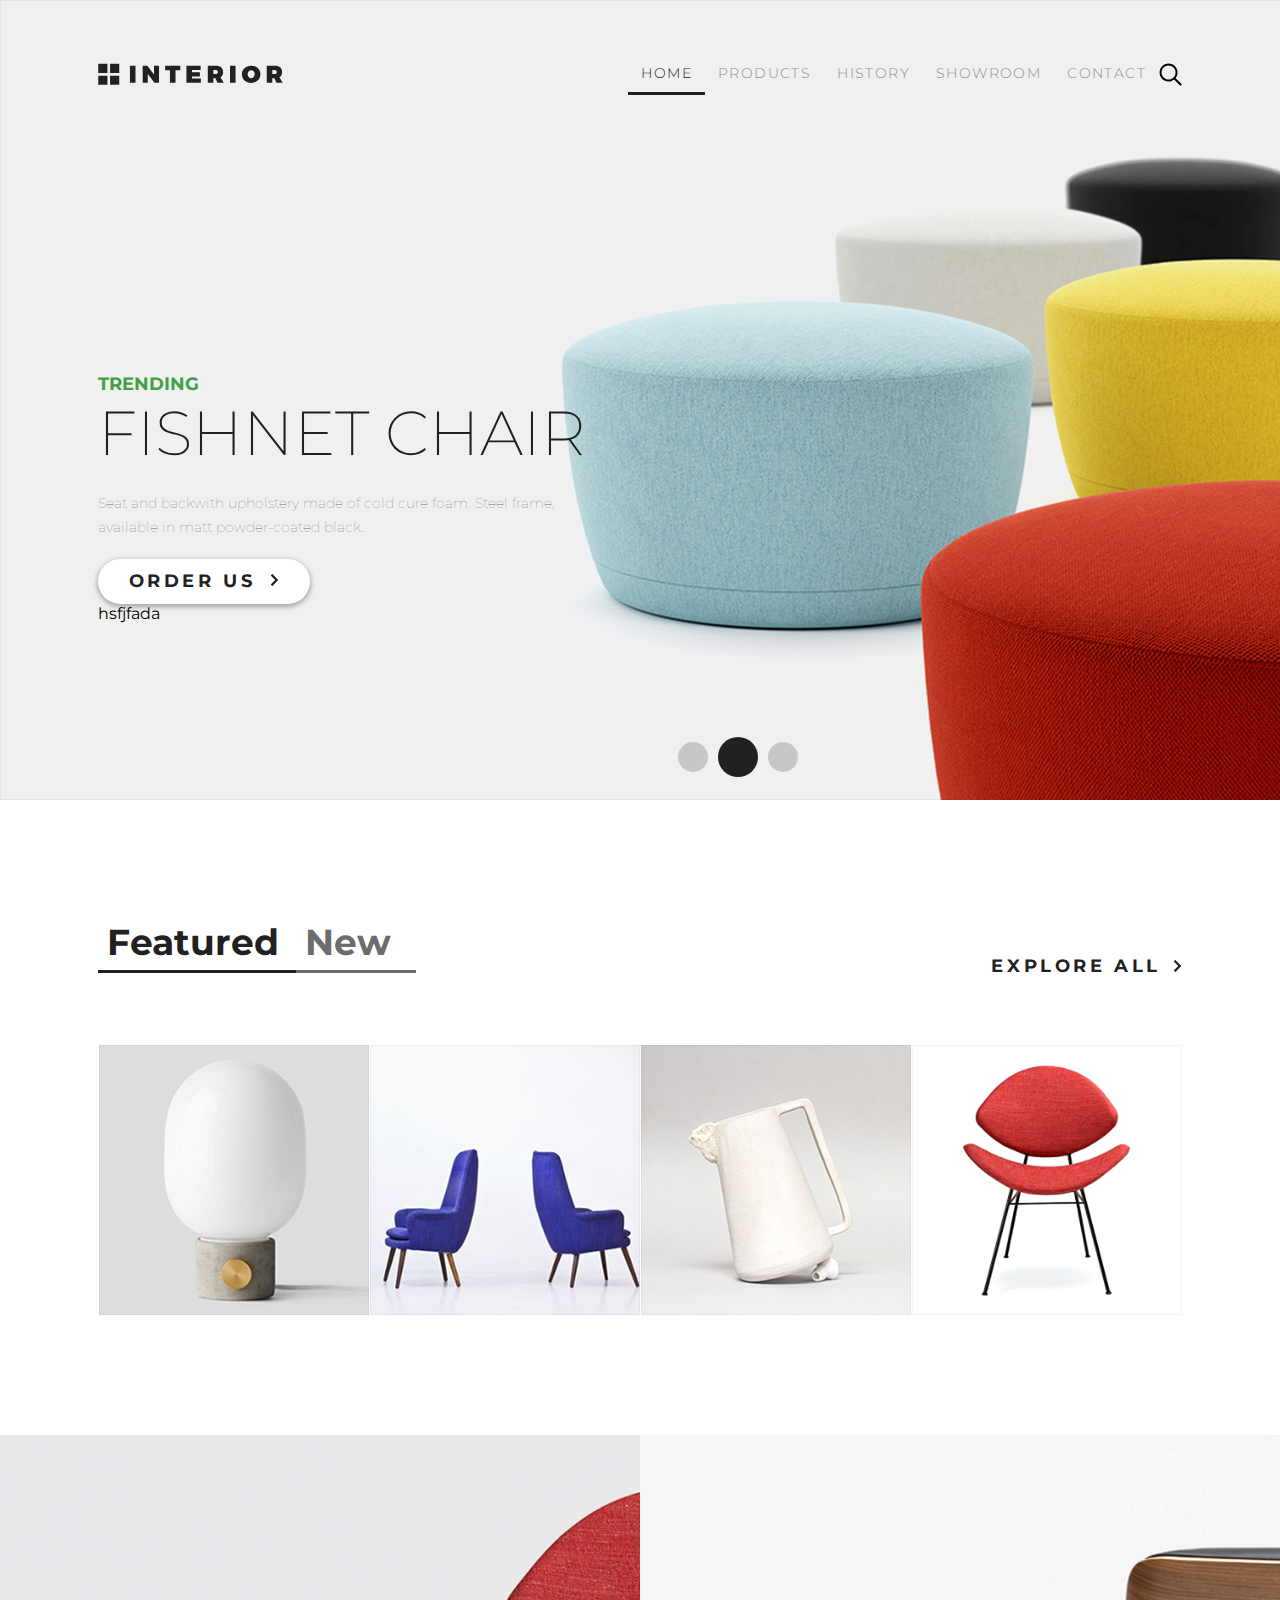
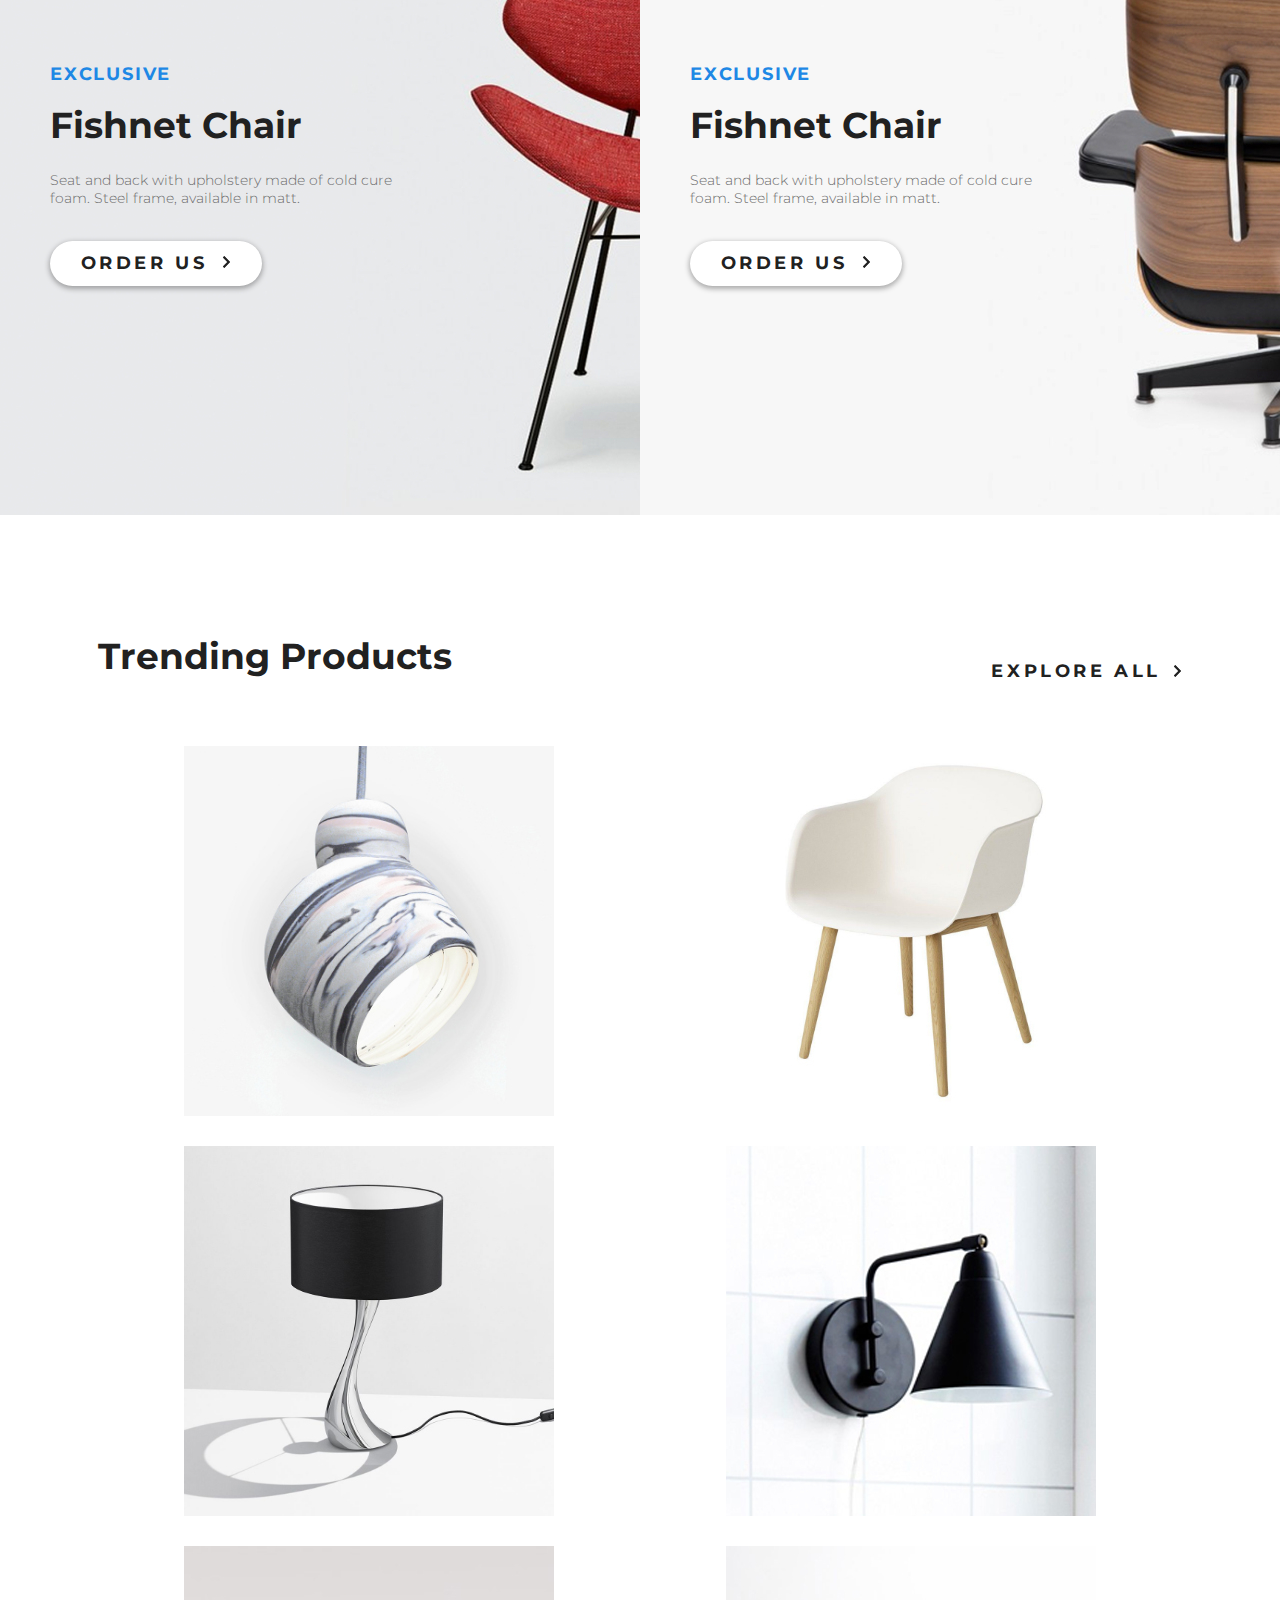
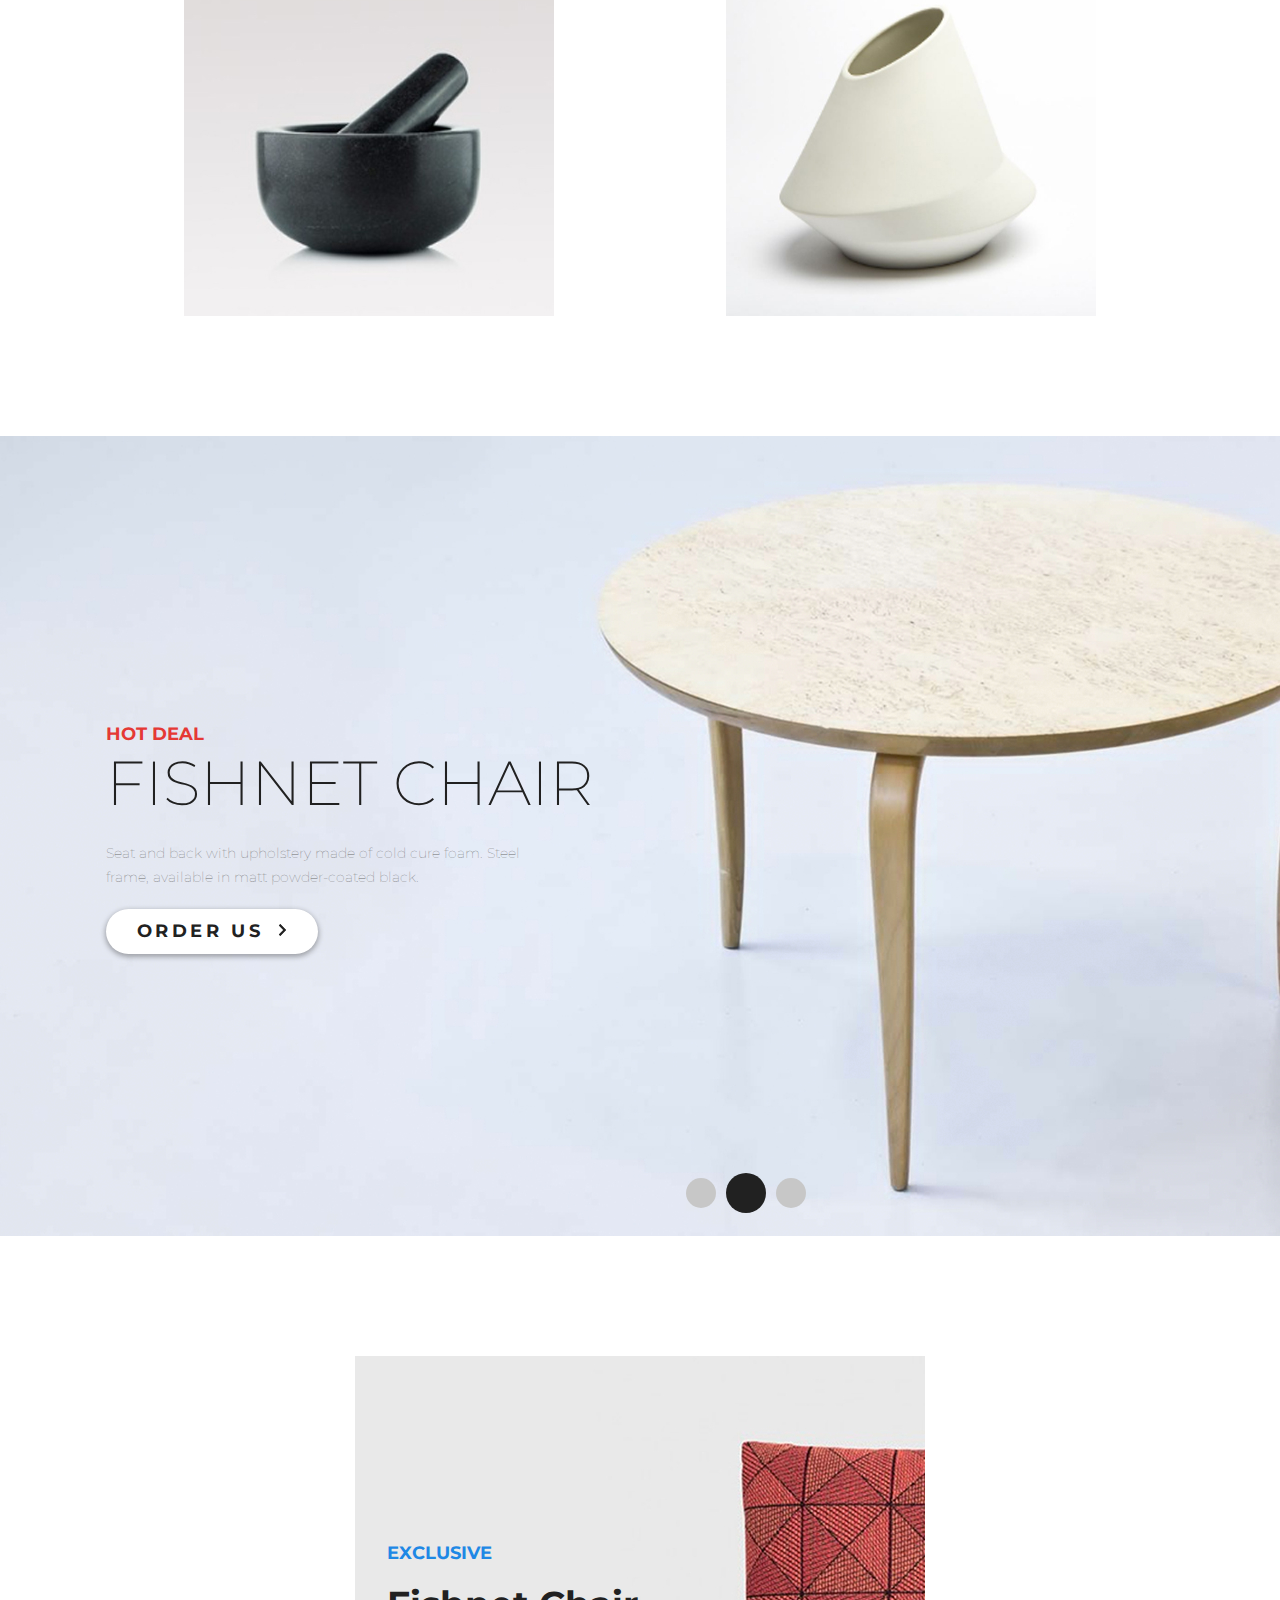
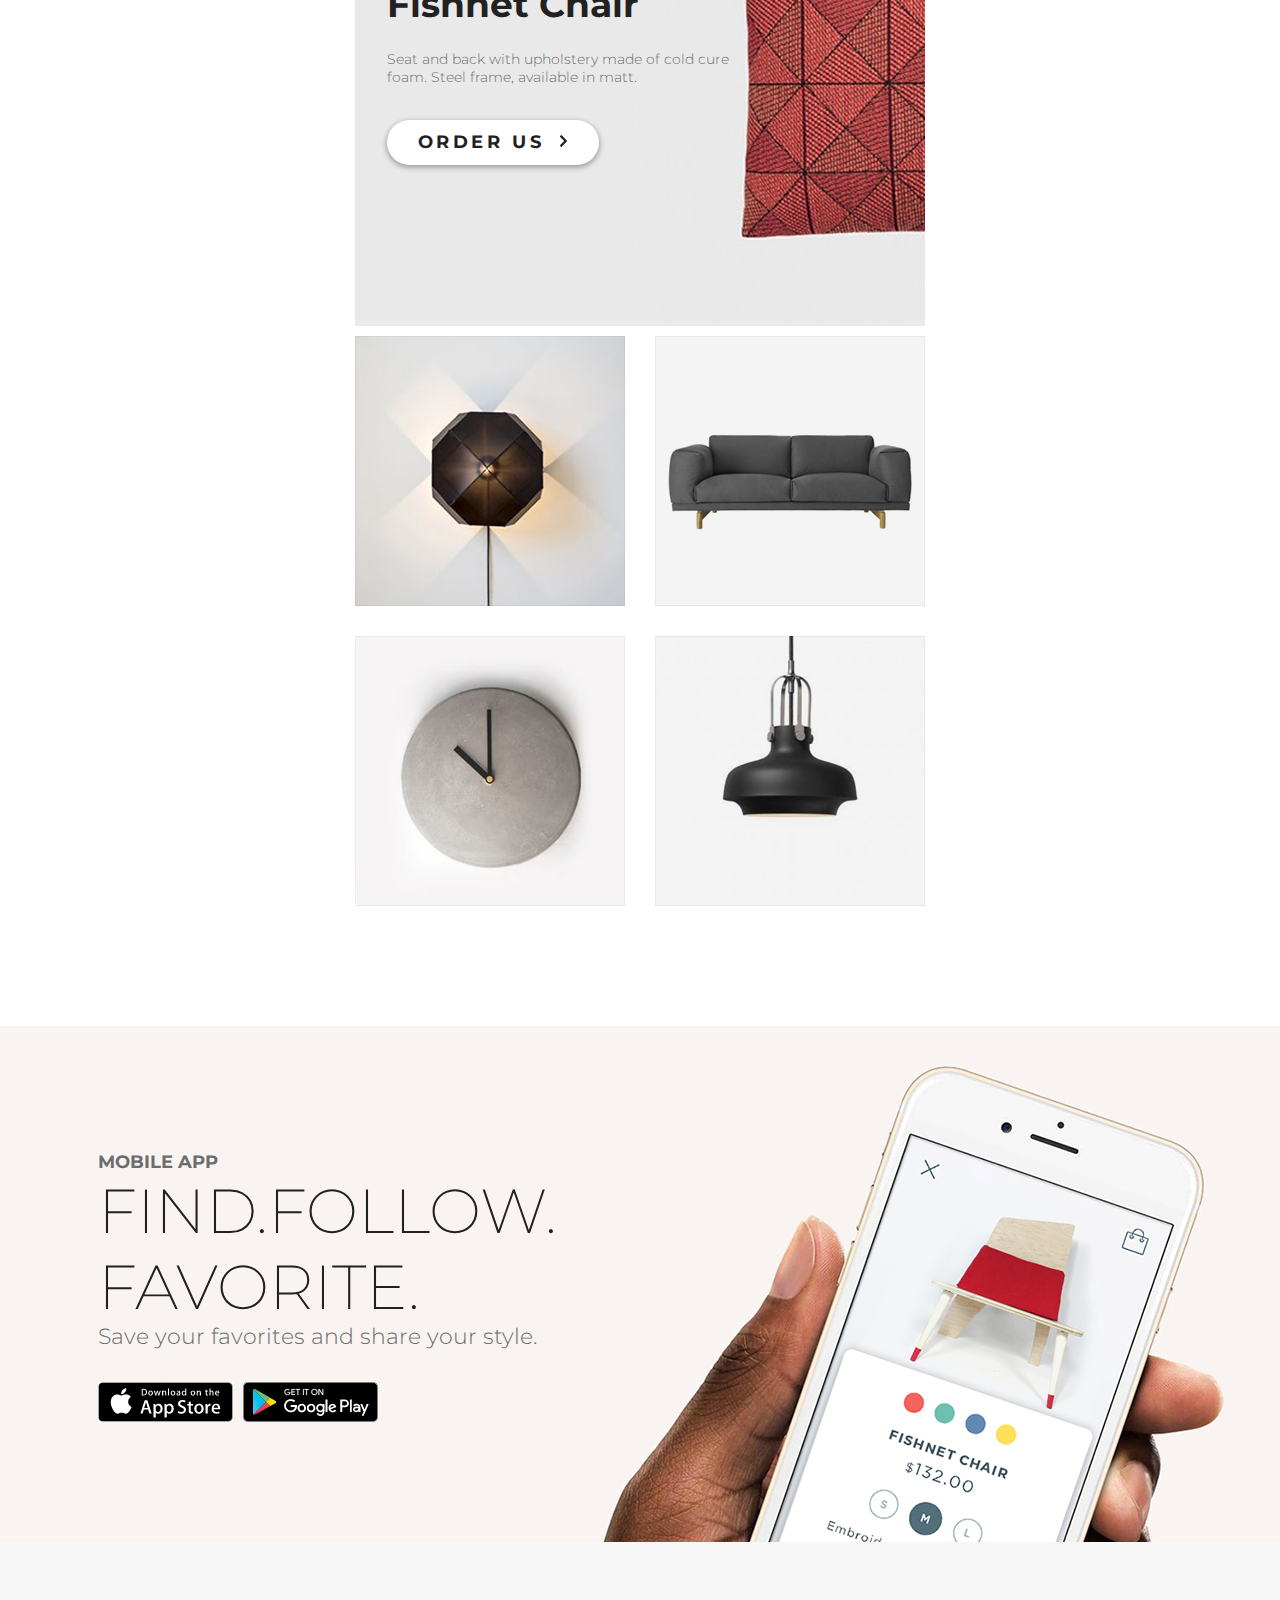
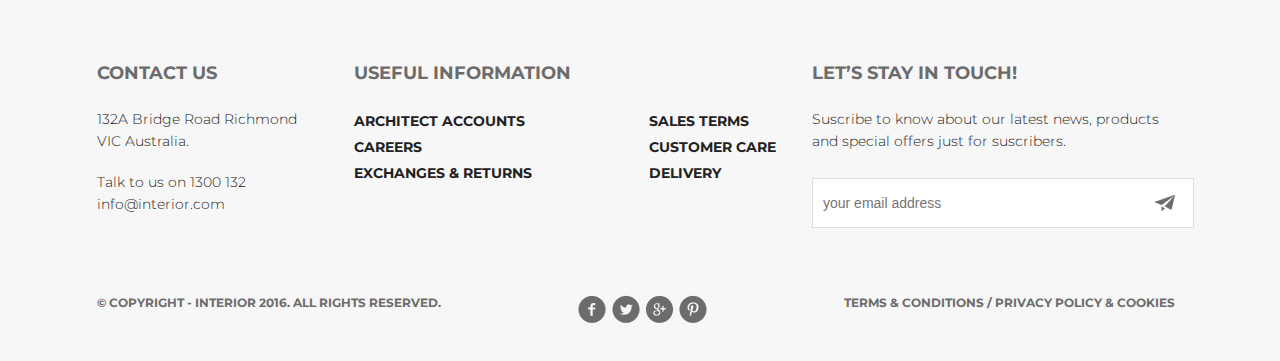
<file: index.html>
<!DOCTYPE html>
<html lang="ru">
<head>
	<meta charset="UTF-8">
	<title>Document</title>
	<link href="https://fonts.googleapis.com/css?family=Montserrat:100,300,400,700&display=swap" rel="stylesheet">
	<link rel="stylesheet" type="text/css" href="style.css">
</head>
<body>
	<div class="wwww">
	<div class="conteiner">
		<div class="slider padding-site">
			<div class="header clearfix">
				<a href="index.html" class="logo"><img src="img/logo.svg" alt="logo"></a>
				<ul class="menu clearfix">
					<li class="menu-list"><a href="" class="menu-link menu-link-active">HOME</a></li>
					<li class="menu-list"><a href="products.html" class="menu-link">PRODUCTS</a></li>
					<li class="menu-list"><a href="" class="menu-link">HISTORY</a></li>
					<li class="menu-list"><a href="" class="menu-link">SHOWROOM</a></li>
					<li class="menu-list"><a href="contact.html" class="menu-link">CONTACT</a></li>
					<li class="menu-list"><a href="" class=""><img src="img/search.svg" alt="поиск"></a></li>
				</ul>
			</div>
			<div class="slider-text">
				<p class="slider-trending">TRENDING</p>
				<h2 class="slider-h2">Fishnet Chair</h2>
				<p class="slider-content">Seat and backwith upholstery made of cold cure foam. Steel frame, available in matt powder-coated black.</p>
				<a href="" class="button">Order Us<img src="img/arrow.svg" alt="вперед" class="arror"></a>

				<div title=This is a block>hsfjfada</div>
			</div>
			<div class="pagination">
				<a href="" class="circle"></a><a href="" class="circle circle-active"></a><a href="" class="circle"></a>
			</div>	
		</div>

		<div class="tools padding-site">
			<div class="featureds">
				<h3 class="featured featured-first">Featured</h3><h3 class="featured new">New</h3>
				<a href="" class="explore">explore all<img src="img/arrow.svg" alt="вперед" class="explore_arror"></a>
			</div>
			<div class="tool">
				<div class="tool-img_hover">
					<div class="tool-img tool-fishnet tool-img_absol">
						<a href="product-deails.html" class="tool-button"><img src="img/arrow.svg" alt="вперед" class="tool_arror"></a>
						<h2 class="featured-h2">Fishnet Chair</h2>
						<p class="featured-content">Seat and back with upholstery made of cold cure foam.</p>
					</div>
					<div class="tool-img tool-img-hov"><a href=""><img src="img/product-1.jpg" alt="продукт"></a></div>
				</div>	
				<div class="tool-img_hover">
					<div class="tool-img tool-fishnet tool-img_absol">
						<a href="product-deails.html" class="tool-button"><img src="img/arrow.svg" alt="вперед" class="tool_arror"></a>
						<h2 class="featured-h2">Fishnet Chair</h2>
						<p class="featured-content">Seat and back with upholstery made of cold cure foam.</p>
					</div>
					<div class="tool-img tool-img-hov"><a href=""><img src="img/product-2.jpg" alt="продукт"></a></div>
				</div>
				<div class="tool-img_hover">
					<div class="tool-img tool-fishnet tool-img_absol">
						<a href="product-deails.html" class="tool-button"><img src="img/arrow.svg" alt="вперед" class="tool_arror"></a>
						<h2 class="featured-h2">Fishnet Chair</h2>
						<p class="featured-content">Seat and back with upholstery made of cold cure foam.</p>
					</div>
					<div class="tool-img tool-img-hov"><a href=""><img src="img/product-3.jpg" alt="продукт"></a></div>
				</div>
				<div class="tool-img_hover">
					<div class="tool-img tool-fishnet tool-img_absol">
						<a href="product-deails.html" class="tool-button"><img src="img/arrow.svg" alt="вперед" class="tool_arror"></a>
						<h2 class="featured-h2">Fishnet Chair</h2>
						<p class="featured-content">Seat and back with upholstery made of cold cure foam.</p>
					</div>
					<div class="tool-img tool-img-hov"><a href=""><img src="img/product-4.jpg" alt="продукт"></a></div>
				</div>
			</div>
		</div>
	
		<div class="chairs">
			<div class="chair chair-one">
				<div class="ch">
					<p class="exclusive-chair">exclusive</p>
					<h2 class="chair-h2">Fishnet Chair</h2>
					<p class="chair-content">Seat and back with upholstery made of cold cure foam. Steel frame, available in matt.</p>
					<a href="" class="button">Order Us<img src="img/arrow.svg" alt="вперед" class="arror"></a>
				</div>
			</div>
			<div class="chair chair-two">
				<div class="ch">
					<p class="exclusive-chair">exclusive</p>
					<h2 class="chair-h2">Fishnet Chair</h2>
					<p class="chair-content">Seat and back with upholstery made of cold cure foam. Steel frame, available in matt.</p>
					<a href="" class="button">Order Us<img src="img/arrow.svg" alt="вперед" class="arror"></a>
				</div>
			</div>
		</div>

		<div class="trendings">
				<h2 class="trending-h2">Trending Products</h2>
				<a href="products.html" class="explore">explore all<img src="img/arrow.svg" alt="вперед" class="explore_arror"></a>
			<div class="trending-products">
				<div class="trending-product"><img src="img/product-11.jpg" alt="продукт"></div>
				<div class="trending-product"><img src="img/product-21.jpg" alt="продукт"></div>
				<div class="trending-product"><img src="img/product-31.jpg" alt="продукт"></div>
				<div class="trending-product"><img src="img/product-41.jpg" alt="продукт"></div>
				<div class="trending-product"><img src="img/product-5.jpg" alt="продукт"></div>
				<div class="trending-product"><img src="img/product-6.jpg" alt="продукт"></div>
			</div>
		</div>

		<div class="hot_deals_padding">
			<div class="hot_deals">
				<div class="hot_content">
					<p class="slider-trending hot-red">Hot deal</p>
					<h2 class="slider-h2">Fishnet Chair</h2>
					<p class="slider-content">Seat and back with upholstery made of cold cure foam. Steel frame, available in matt powder-coated black.</p>
					<a href="" class="button">Order Us<img src="img/arrow.svg" alt="вперед" class="arror"></a>
				</div>
				<div class="pagination">
					<a href="" class="circle"></a><a href="" class="circle circle-active"></a><a href="" class="circle"></a>
				</div>
			</div>
		</div>	

		<div class="pillows">
			<div class="pillow pillow_one">
				<div class="pillow_exclusive">
					<p class="pillow_exclusives">exclusive</p>
					<h2 class="chair-h2">Fishnet Chair</h2>
					<p class="chair-content">Seat and back with upholstery made of cold cure foam. Steel frame, available in matt.</p>
					<a href="" class="button">Order Us<img src="img/arrow.svg" alt="вперед" class="arror"></a>
				</div>	
			</div>
			<div class="pillow pillow_two">
				<div class="pillow-img">
					<div class="pillow_product"><img src="img/product-2-sm.jpg" alt="продукт"></div>
					<div class="pillow_product"><img src="img/product-3-sm.jpg" alt="продукт"></div>
					<div class="pillow_product product_padding"><img src="img/product-4-sm.jpg" alt="продукт"></div>
					<div class="pillow_product product_padding"><img src="img/product-5-sm.jpg" alt="продукт">
					</div>
				</div>
			</div>
		</div>

		<div class="mobile">
			<p class="mobile_app">mobile app</p>
			<h2 class="mobile-h2">Find.Follow.<br>Favorite.</h2>
			<p class="mobile-content">Save your favorites and share your style.</p>
			<a href="" class="mobile_button"><img src="img/app-store.jpg" alt="app-store" class="ar"></a><a href="" class="mobile_button"><img src="img/google-play.jpg" alt="google" class="ar"></a>
		</div>
		<div class="footr_cl">
		</div>
	</div>
	<div class="footr_pad">
		<div class="footr">
			<div class="contacts">
				<div class="contact-us">
					<h4 class="footr_title">Contact Us</h4>
					<p class="footr_text">132A Bridge Road Richmond VIC Australia.</p><br>
					<p class="footr_text">Talk to us on 1300 132
					info@interior.com</p>
				</div>
				<div class="useful">
					<h4 class="footr_title">Useful Information</h4>
					<div class="sales clearfix">
						<p class="footr_useful">Sales terms<br>
						Customer care<br>
						Delivery</p>
					</div>
					<div class="architect">
						<p class="footr_useful">Architect accounts<br>
						Careers<br>
						Exchanges & returns</p>
					</div>
				</div>
				<div class="touch">
					<h4 class="footr_title">Let’s Stay in Touch!</h4>
					<p class="footr_text">Suscribe to know about our latest news, products and special offers just for suscribers.</p>
					<input type="email" class="email colortext" placeholder="your email address">
				</div>
			</div>
			<div class="foot">
				<p class="foot_text">© Copyright - INTERIOR 2016. All Rights Reserved.</p>
				<img src="img/social-links.png" alt="соц. сети">
				<p class="foot_text">Terms & Conditions  /  Privacy policy & Cookies</p>
			</div>
		</div>	
	</div>
	</div>
</body>
</html>
</file>
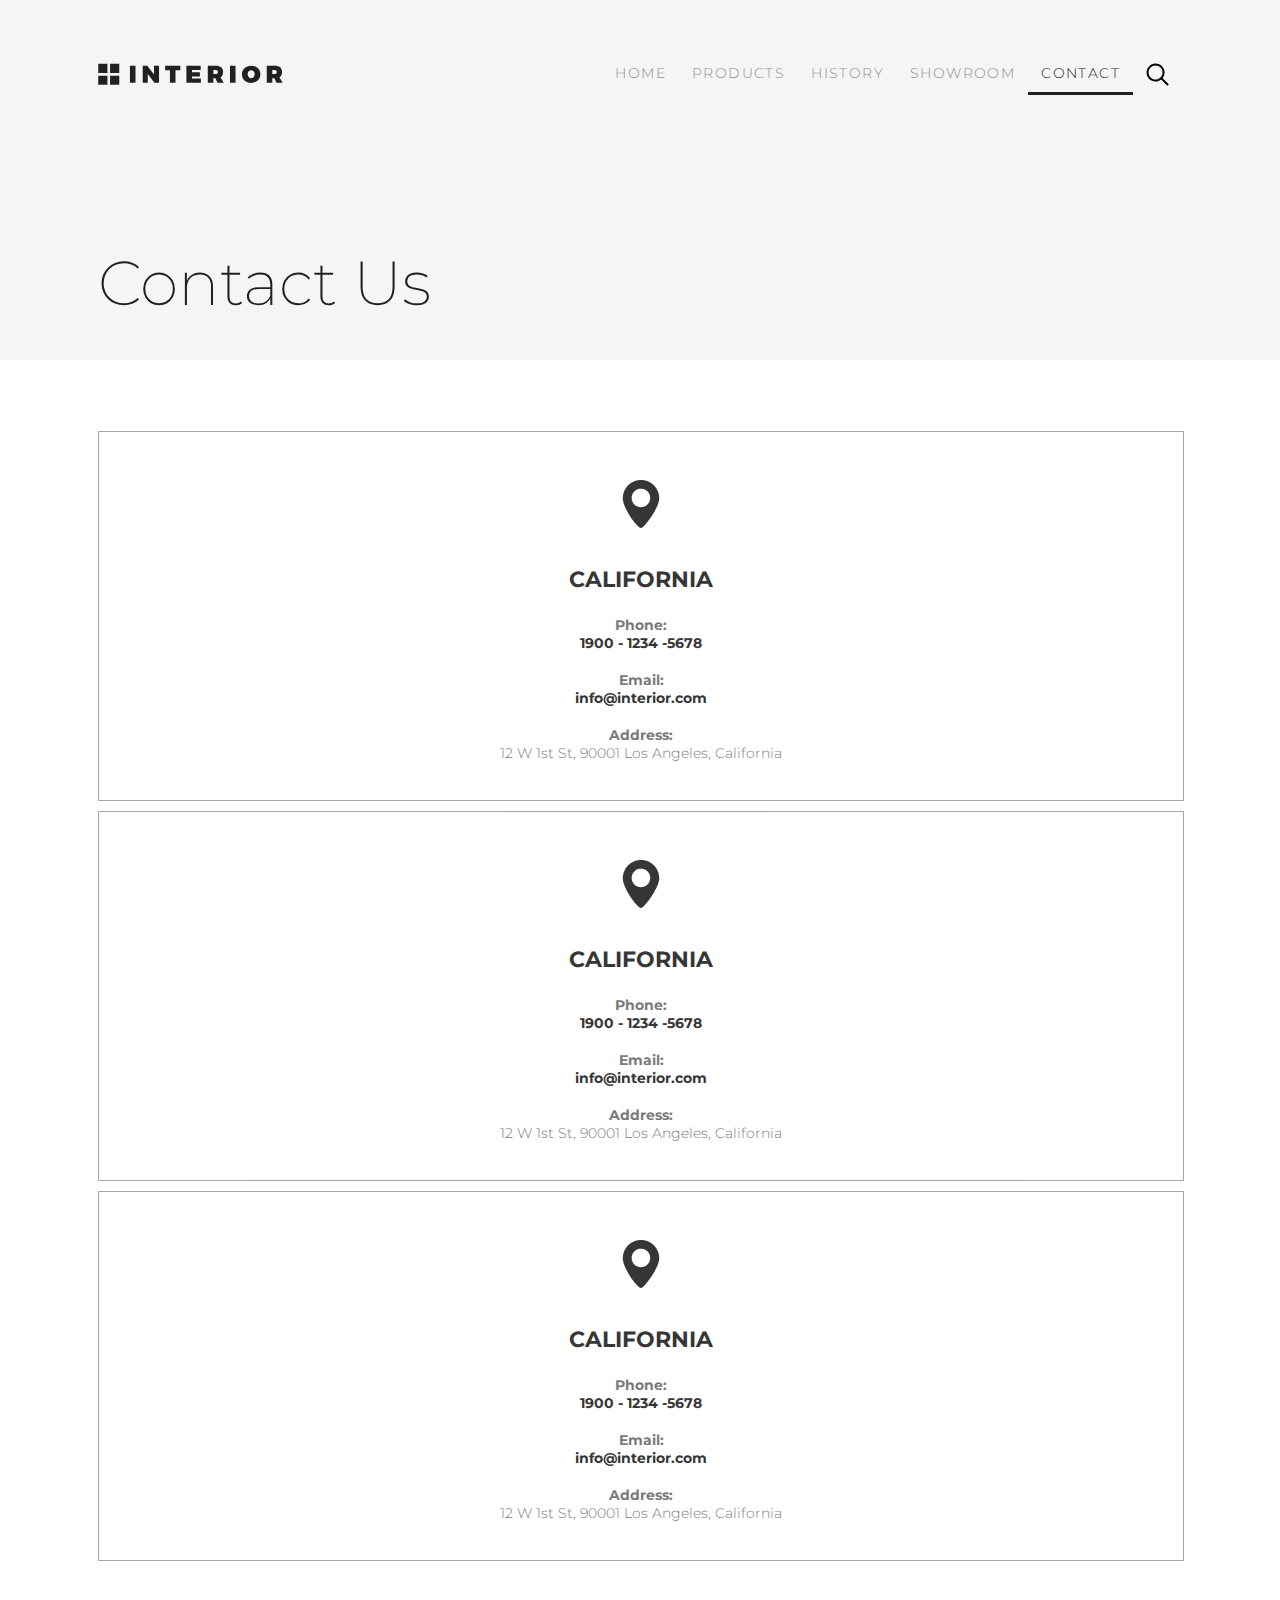
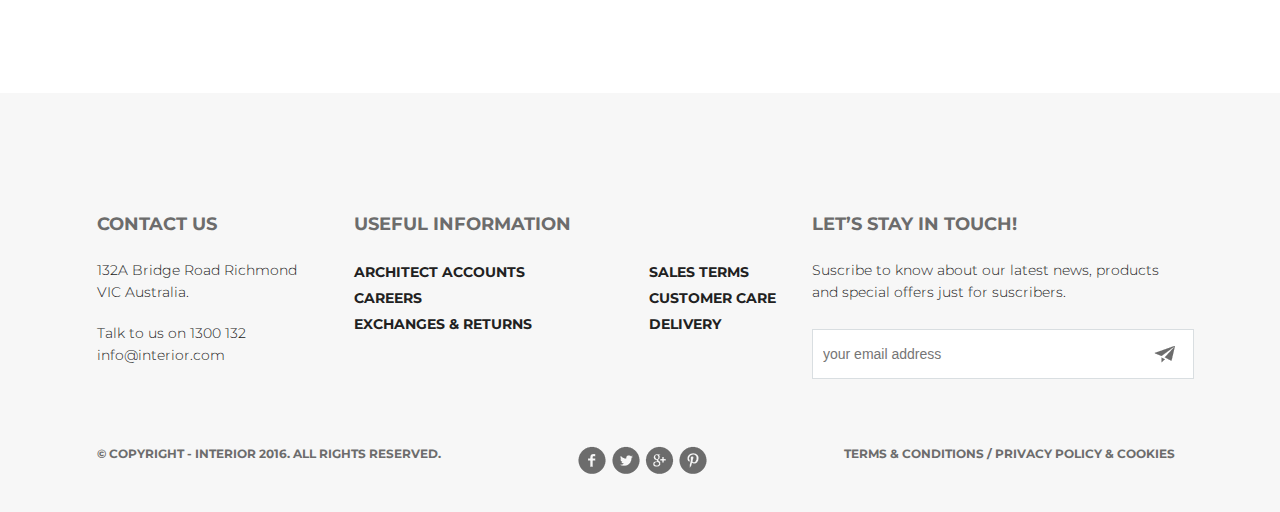
<file: contact.html>
<!DOCTYPE html>
<html lang="ru">
<head>
	<meta charset="UTF-8">
	<title>Document</title>
	<link href="https://fonts.googleapis.com/css?family=Montserrat:100,300,400,700&display=swap" rel="stylesheet">
	<link rel="stylesheet" type="text/css" href="style.css">
</head>
<body>
	<div class="conteiner">
		<div class="contact padding-site">
			<div class="header clearfix">
				<a href="index.html"><img src="img/logo.svg" alt="logo"></a>
				<ul class="menu clearfix">
					<li class="menu-list"><a href="index.html" class="menu-link">HOME</a></li>
					<li class="menu-list"><a href="" class="menu-link">PRODUCTS</a></li>
					<li class="menu-list"><a href="" class="menu-link">HISTORY</a></li>
					<li class="menu-list"><a href="" class="menu-link">SHOWROOM</a></li>
					<li class="menu-list"><a href="contact.html" class="menu-link menu-link-active">CONTACT</a></li>
					<li class="menu-list"><a href="" class="menu-link"><img src="img/search.svg" alt="поиск"></a></li>
				</ul>	
			</div>	
			<div class="contact_titles">
				<h1 class="contact_title">Contact Us</h1>
			</div>
		</div>
		<div class="contact_info clearfix">
			<div class="contact_address address">
				<img src="img/point.png" class="contact_img" alt="место">
				<h4 class="contact_h4">California</h4>
				<p class="contact_phone">Phone:</p>
				<p class="contact_phone contact_email">1900 - 1234 -5678</p>
					<br>
				<p class="contact_phone">Email:</p>
				<p class="contact_phone contact_email">info@interior.com</p>
					<br>
				<p class="contact_phone">Address:</p>
				<p class="contact_phone add">12 W 1st St, 90001 Los Angeles, California</p>
			</div>
			<div class="contact_address address">
				<img src="img/point.png" alt="место" class="contact_img">
				<h4 class="contact_h4">California</h4>
				<p class="contact_phone">Phone:</p>
				<p class="contact_phone contact_email">1900 - 1234 -5678</p>
					<br>
				<p class="contact_phone">Email:</p>
				<p class="contact_phone contact_email">info@interior.com</p>
					<br>
				<p class="contact_phone">Address:</p>
				<p class="contact_phone add">12 W 1st St, 90001 Los Angeles, California</p>
			</div>
			<div class="contact_address">
					<img src="img/point.png" alt="место" class="contact_img">
				<h4 class="contact_h4">California</h4>
				<p class="contact_phone">Phone:</p>
				<p class="contact_phone contact_email">1900 - 1234 -5678</p>
					<br>
				<p class="contact_phone">Email:</p>
				<p class="contact_phone contact_email">info@interior.com</p>
					<br>
				<p class="contact_phone">Address:</p>
				<p class="contact_phone add">12 W 1st St, 90001 Los Angeles, California</p>
			</div>
		</div>

		<div class="footr_cl"></div>
			
	</div>
	<div class="footr_pad">
	<div class="footr">
			<div class="contacts">
				<div class="contact-us">
					<h4 class="footr_title">Contact Us</h4>
					<p class="footr_text">132A Bridge Road Richmond VIC Australia.</p><br>
					<p class="footr_text">Talk to us on 1300 132
					info@interior.com</p>
				</div>
				<div class="useful">
					<h4 class="footr_title">Useful Information</h4>
					<div class="sales clearfix">
						<p class="footr_useful">Sales terms<br>
						Customer care<br>
						Delivery</p>
					</div>
					<div class="architect">
						<p class="footr_useful">Architect accounts<br>
						Careers<br>
						Exchanges & returns</p>
					</div>
				</div>
				<div class="touch">
					<h4 class="footr_title">Let’s Stay in Touch!</h4>
					<p class="footr_text">Suscribe to know about our latest news, products and special offers just for suscribers.</p>
					<input type="email" class="email colortext" placeholder="your email address">
				</div>
			</div>
			<div class="foot">
				<p class="foot_text">© Copyright - INTERIOR 2016. All Rights Reserved.</p>
				<img src="img/social-links.png" alt="соц. сети">
				<p class="foot_text">Terms & Conditions  /  Privacy policy & Cookies</p>
			</div>
		</div>
	</div>	
</body>
</html>
</file>
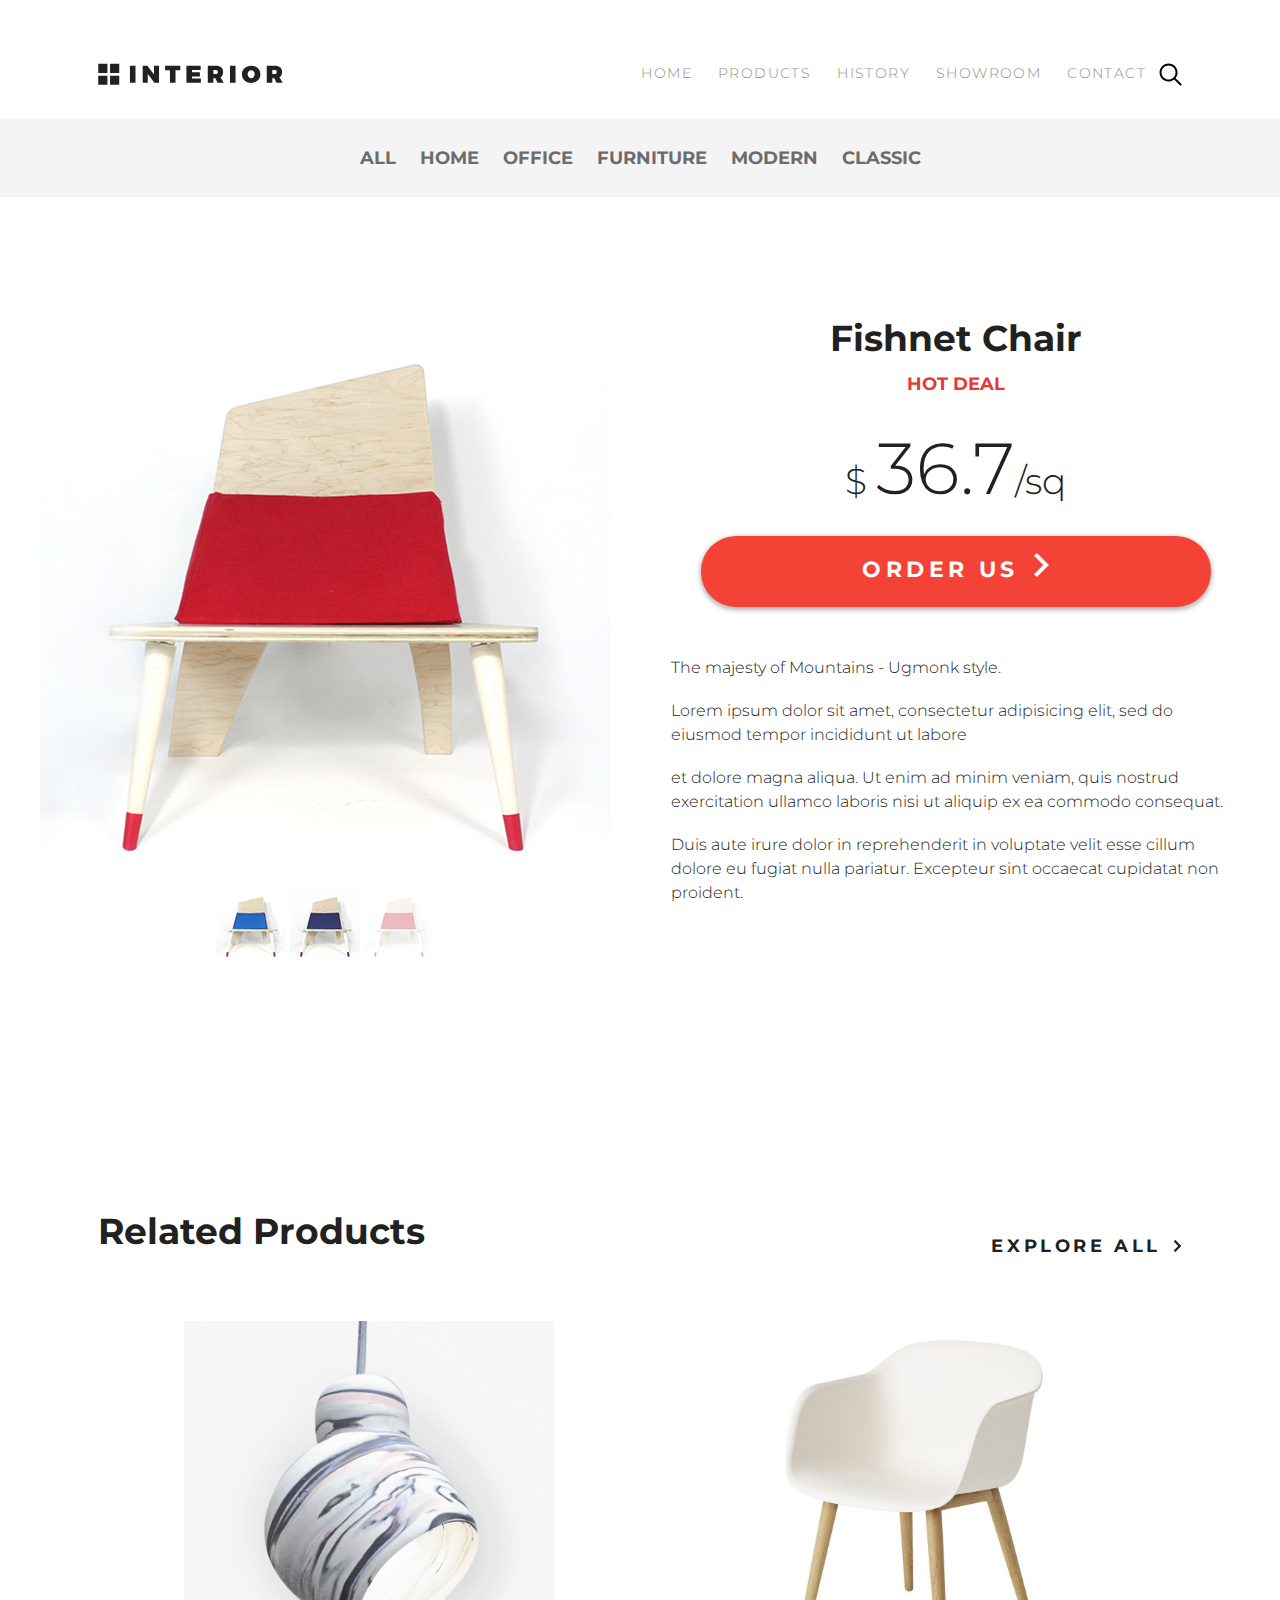
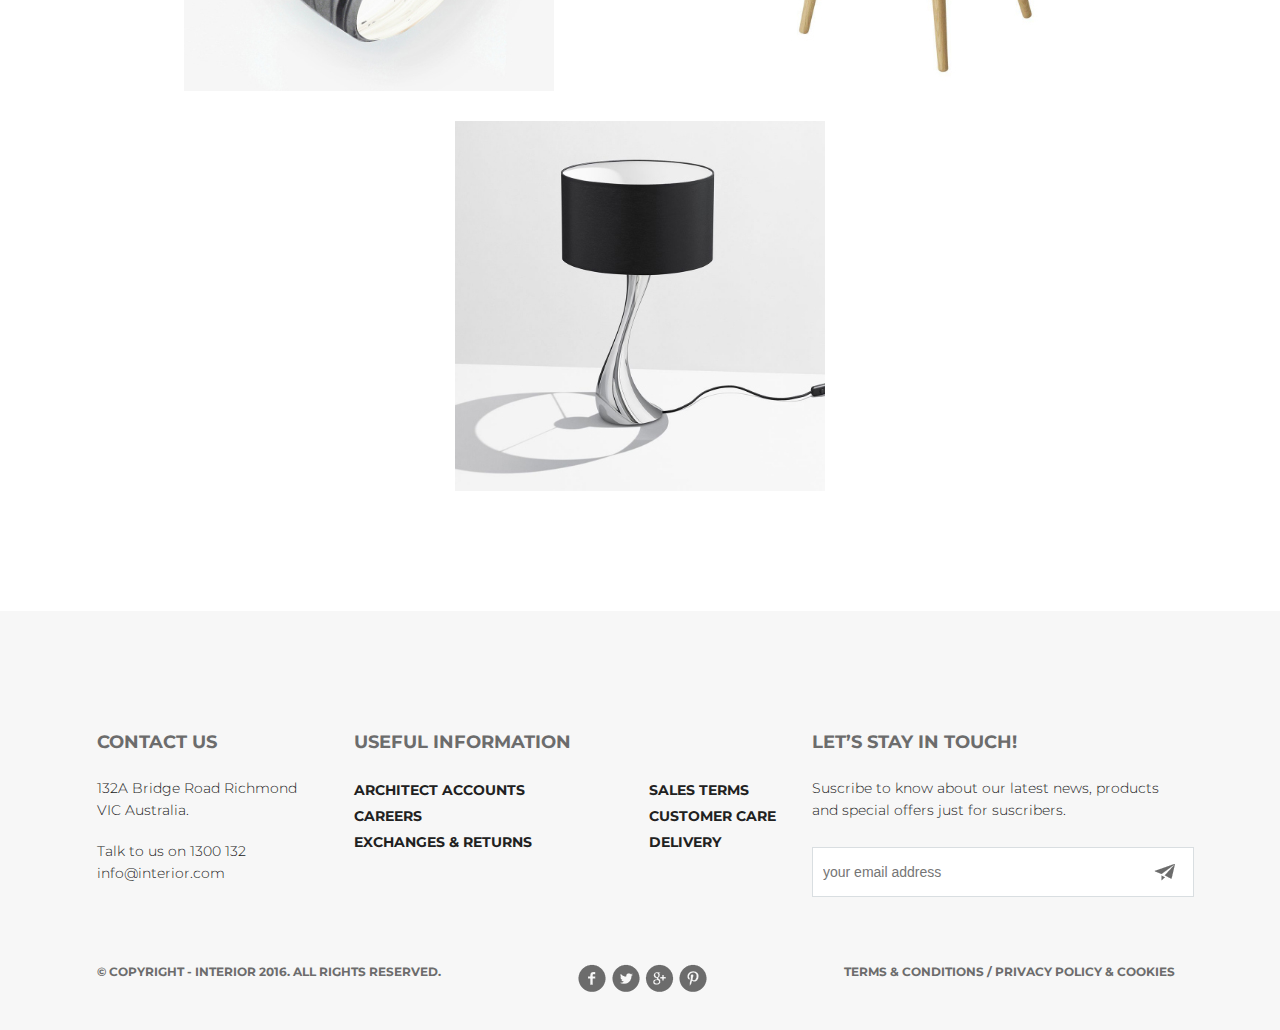
<file: product-deails.html>
<!DOCTYPE html>
<html lang="ru">
<head>
	<meta charset="UTF-8">
	<title>Document</title>
	<link href="https://fonts.googleapis.com/css?family=Montserrat:100,300,400,700&display=swap" rel="stylesheet">
	<link rel="stylesheet" type="text/css" href="style.css">
</head>
<body>
	<div class="conteiner">
		<div class="contact_deails padding-site">
			<div class="header clearfix">
				<a href="index.html"><img src="img/logo.svg" alt="logo"></a>
				<ul class="menu clearfix">
					<li class="menu-list"><a href="index.html" class="menu-link">HOME</a></li>
					<li class="menu-list"><a href="products.html" class="menu-link">PRODUCTS</a></li>
					<li class="menu-list"><a href="" class="menu-link">HISTORY</a></li>
					<li class="menu-list"><a href="" class="menu-link">SHOWROOM</a></li>
					<li class="menu-list"><a href="contact.html" class="menu-link">CONTACT</a></li>
					<li class="menu-list"><a href="" class=""><img src="img/search.svg" alt="вперед"></a></li>
				</ul>	
			</div>	
		</div>
		<div class="menu_deails">
			<ul class="menu_products_del">
				<li class="menu_deail"><a href="" class="deail">All</a></li>
				<li class="menu_deail"><a href="" class="deail">HOME</a></li>
				<li class="menu_deail"><a href="" class="deail">OFFICE</a></li>
				<li class="menu_deail"><a href="" class="deail">FURNITURE</a></li>
				<li class="menu_deail"><a href="" class="deail">MODERN</a></li>
				<li class="menu_deail"><a href="" class="deail">CLASSIC</a></li>
			</ul>
		</div>
		<div class="deail_chairs">
			<div class="deail_chair">
				<img src="img/slider1.jpg" alt="детали продукта" class="deail_slider">
				<div class="deail_img">
					<img src="img/controll.jpg" class="deail_imgs" alt="детали продукта">
					<img src="img/controll11.jpg" class="deail_imgs" alt="детали продукта">
					<img src="img/controll2.jpg" class="deail_imgs" alt="детали продукта">
				</div>
			</div>
			<div class="deail_chair deail_chair_padding">
				<div class="deail_cost">
					<h2 class="deail_title">Fishnet Chair</h2>
					<p class="deail_hot">Hot Deal</p>
					<p class="price">$ <span>36.7</span>/sq</p>
					<a href="" class="deail_button">Order Us<img src="img/arrow_white.svg" alt="вперед" class="deail_arror"></a>
				</div>
					<p class="deail_content">The majesty of Mountains - Ugmonk style.</p><br>
					<p class="deail_content">Lorem ipsum dolor sit amet, consectetur adipisicing elit, sed do eiusmod tempor incididunt ut labore</p><br>
					<p class="deail_content">et dolore magna aliqua. Ut enim ad minim veniam, quis nostrud exercitation ullamco laboris nisi ut aliquip ex ea commodo consequat.</p><br>
					<p class="deail_content">Duis aute irure dolor in reprehenderit in voluptate velit esse cillum dolore eu fugiat nulla pariatur. Excepteur sint occaecat cupidatat non proident.</p>
			</div>
		</div>
		<div class="trendings related">
				<h2 class="trending-h2">Related Products</h2>
				<a href="products.html" class="explore">explore all<img src="img/arrow.svg" class="explore_arror" alt="вперед"></a>	
			<div class="trending-products">
				<div class="trending-product"><img src="img/product-11.jpg" alt="продукт"></div>
				<div class="trending-product"><img src="img/product-21.jpg" alt="продукт"></div>
				<div class="trending-product"><img src="img/product-31.jpg" alt="продукт"></div>
			</div>
		</div>

		<div class="footr_cl"></div>
		
	</div>
	<div class="footr_pad">
	<div class="footr">
			<div class="contacts">
				<div class="contact-us">
					<h4 class="footr_title">Contact Us</h4>
					<p class="footr_text">132A Bridge Road Richmond VIC Australia.</p><br>
					<p class="footr_text">Talk to us on 1300 132
					info@interior.com</p>
				</div>
				<div class="useful">
					<h4 class="footr_title">Useful Information</h4>
					<div class="sales clearfix">
						<p class="footr_useful">Sales terms<br>
						Customer care<br>
						Delivery</p>
					</div>
					<div class="architect">
						<p class="footr_useful">Architect accounts<br>
						Careers<br>
						Exchanges & returns</p>
					</div>
				</div>
				<div class="touch">
					<h4 class="footr_title">Let’s Stay in Touch!</h4>
					<p class="footr_text">Suscribe to know about our latest news, products and special offers just for suscribers.</p>
					<input type="email" class="email colortext" placeholder="your email address">
				</div>
			</div>
			<div class="foot">
				<p class="foot_text">© Copyright - INTERIOR 2016. All Rights Reserved.</p>
				<img src="img/social-links.png" alt="соц. сети">
				<p class="foot_text">Terms & Conditions  /  Privacy policy & Cookies</p>
			</div>
		</div>
	</div>	
</body>
</html>
</file>
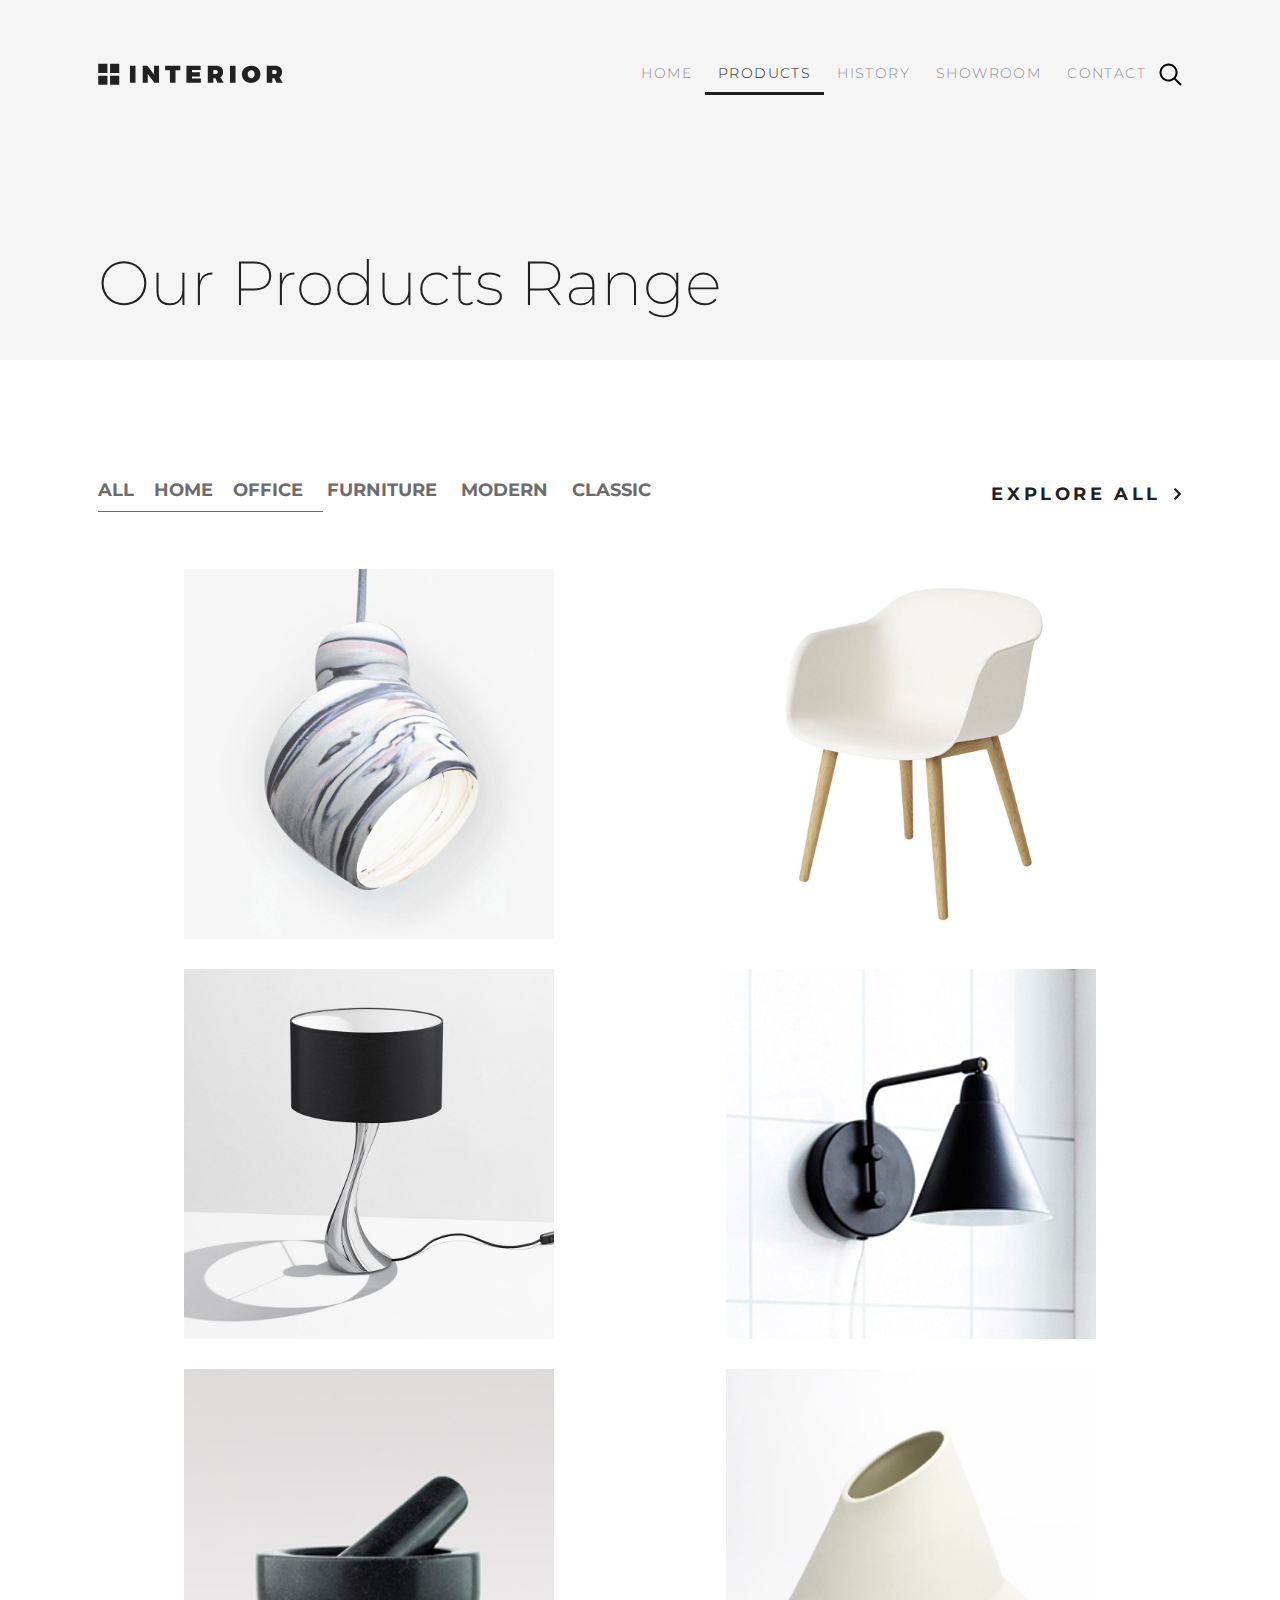
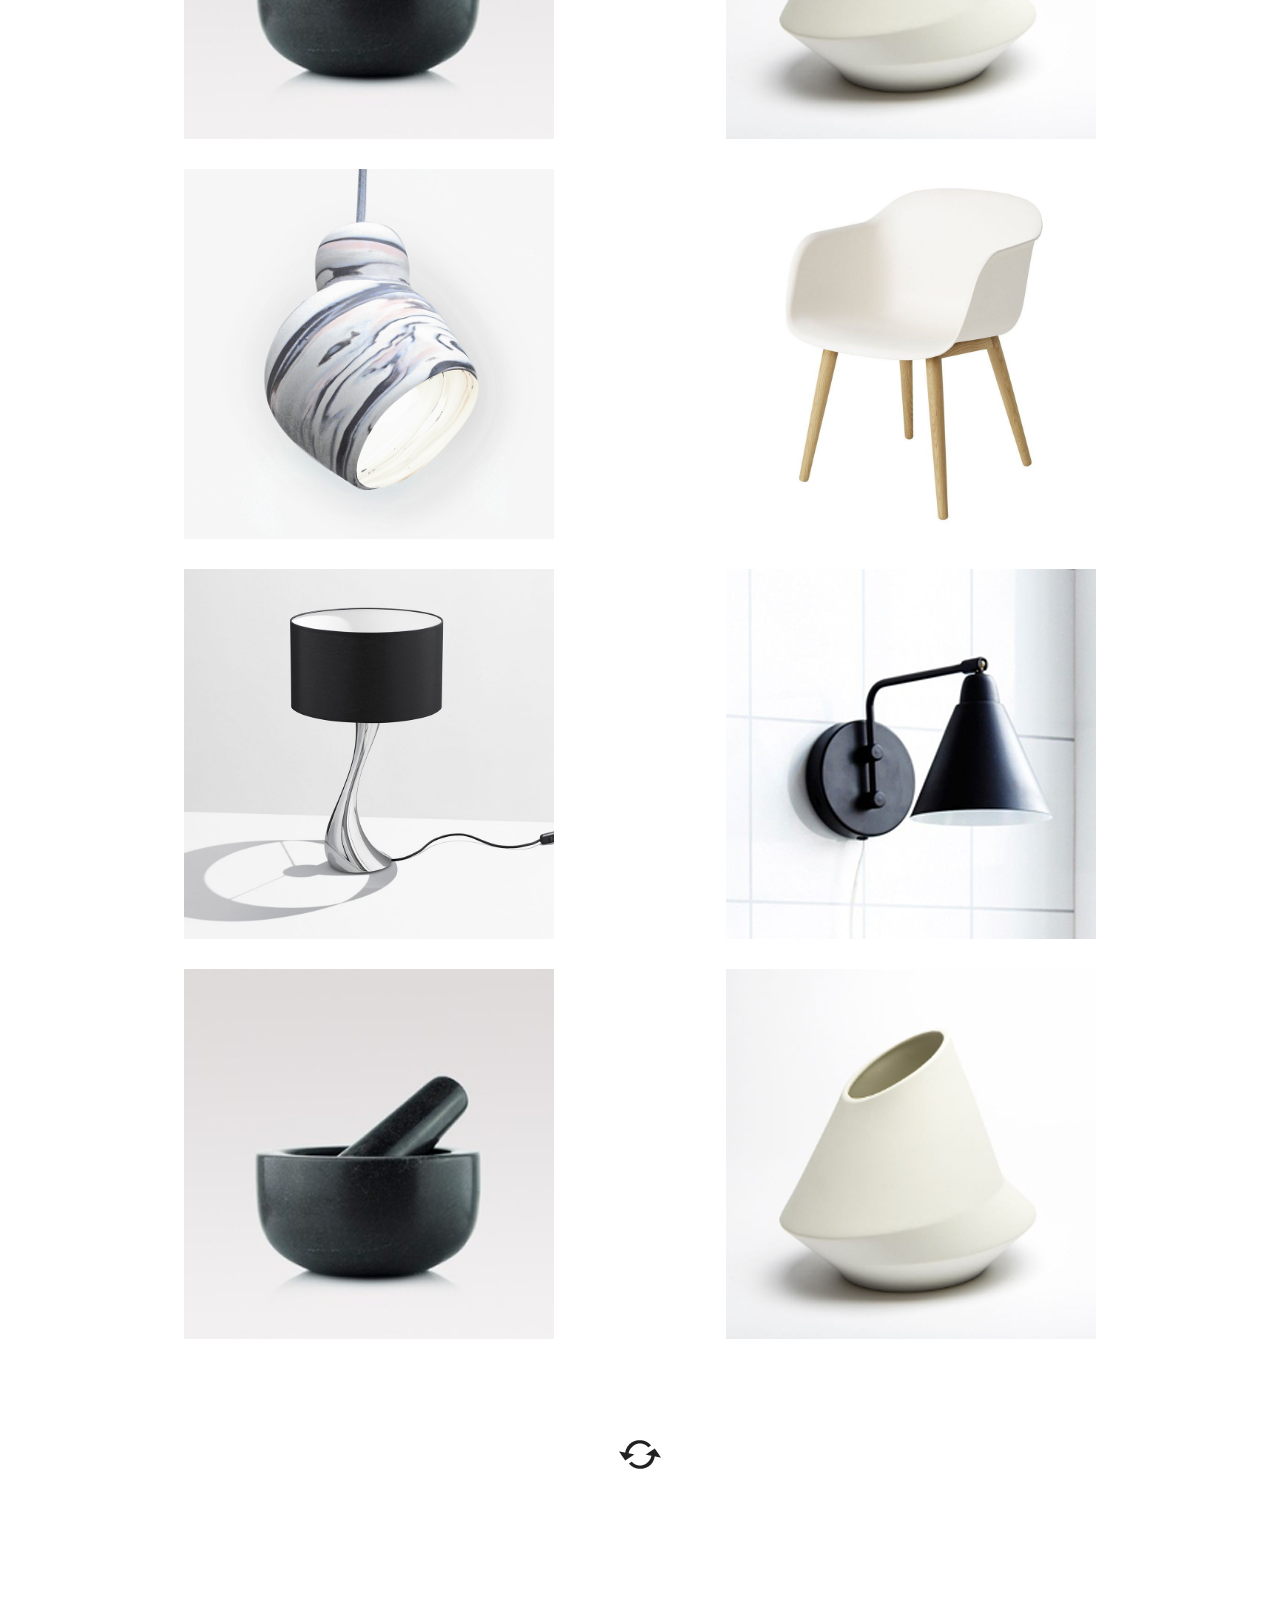
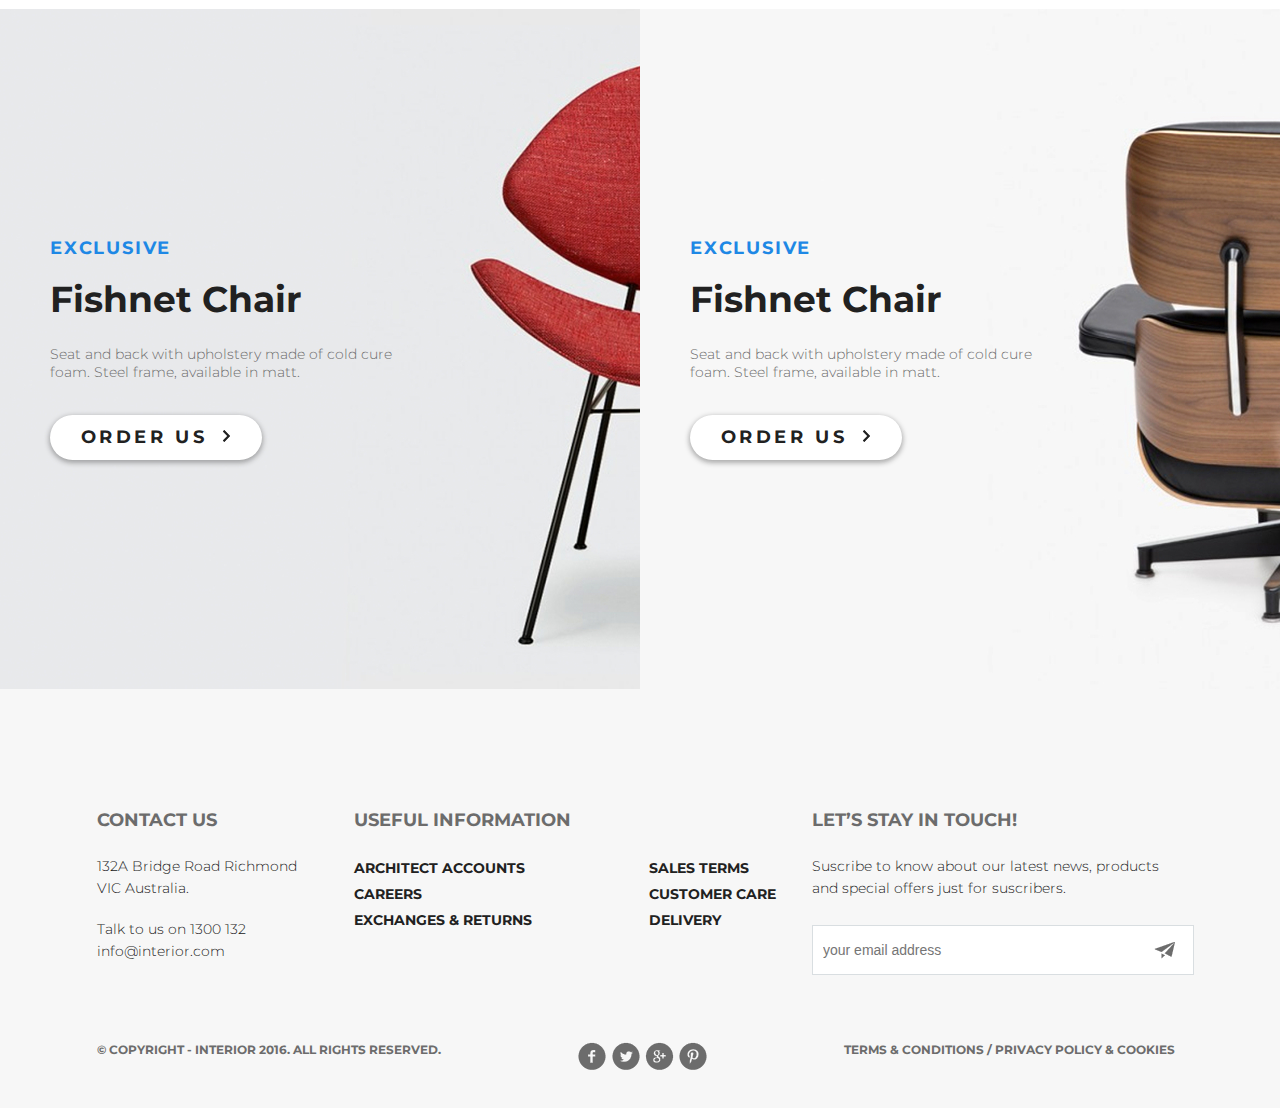
<file: products.html>
<!DOCTYPE html>
<html lang="ru">
<head>
	<meta charset="UTF-8">
	<title>Document</title>
	<link href="https://fonts.googleapis.com/css?family=Montserrat:100,300,400,700&display=swap" rel="stylesheet">
	<link rel="stylesheet" type="text/css" href="style.css">
</head>
<body>
	<div class="conteiner">
		<div class="contact padding-site">
			<div class="header clearfix">
				<a href="index.html"><img src="img/logo.svg" alt="logo"></a>
				<ul class="menu clearfix">
					<li class="menu-list"><a href="index.html" class="menu-link">HOME</a></li>
					<li class="menu-list"><a href="products.html" class="menu-link menu-link-active">PRODUCTS</a></li>
					<li class="menu-list"><a href="" class="menu-link">HISTORY</a></li>
					<li class="menu-list"><a href="" class="menu-link">SHOWROOM</a></li>
					<li class="menu-list"><a href="contact.html" class="menu-link">CONTACT</a></li>
					<li class="menu-list"><a href="" class=""><img src="img/search.svg" alt="поиск"></a></li>
				</ul>	
			</div>	
			<div class="contact_titles">
				<h1 class="contact_title">Our Products Range</h1>
			</div>
		</div>

		<div class="trendings">	
				<ul class="menu_products">
					<li class="menu_product"><a href="" class="menu_prod line">All</a></li><li class="menu_product"><a href="" class="menu_prod line">HOME</a></li><li class="menu_product"><a href="" class="menu_prod line">OFFICE</a></li>
					<li class="menu_product"><a href="" class="menu_prod">FURNITURE</a></li>
					<li class="menu_product"><a href="" class="menu_prod">MODERN</a></li>
					<li class="menu_product"><a href="" class="menu_prod">CLASSIC</a></li>
				</ul>
				<a href="" class="explore">explore all<img src="img/arrow.svg" class="explore_arror" alt="вперед"></a>
			
			<div class="trending-products">
				<div class="trending-product"><img src="img/product-11.jpg" alt="продукт"></div>
				<div class="trending-product"><img src="img/product-21.jpg" alt="продукт"></div>
				<div class="trending-product"><img src="img/product-31.jpg" alt="продукт"></div>
				<div class="trending-product"><img src="img/product-41.jpg" alt="продукт"></div>
				<div class="trending-product"><img src="img/product-5.jpg" alt="продукт"></div>
				<div class="trending-product"><img src="img/product-6.jpg" alt="продукт"></div>
				<div class="trending-product"><img src="img/product-11.jpg" alt="продукт"></div>
				<div class="trending-product"><img src="img/product-21.jpg" alt="продукт"></div>
				<div class="trending-product"><img src="img/product-31.jpg" alt="продукт"></div>
				<div class="trending-product"><img src="img/product-41.jpg" alt="продукт"></div>
				<div class="trending-product"><img src="img/product-5.jpg" alt="продукт"></div>
				<div class="trending-product"><img src="img/product-6.jpg" alt="продукт"></div>
			</div>
			<div class="counterclockwise">
				<a href=""><img src="img/counterclockwise.png" alt="ещё"></a> 
			</div>
		</div>

		<div class="chairs">
			<div class="chair chair-one">
				<div class="ch">
					<p class="exclusive-chair">exclusive</p>
					<h2 class="chair-h2">Fishnet Chair</h2>
					<p class="chair-content">Seat and back with upholstery made of cold cure foam. Steel frame, available in matt.</p>
					<a href="" class="button">Order Us<img src="img/arrow.svg" alt="вперед" class="arror"></a>
				</div>
			</div>
			<div class="chair chair-two">
				<div class="ch">
					<p class="exclusive-chair">exclusive</p>
					<h2 class="chair-h2">Fishnet Chair</h2>
					<p class="chair-content">Seat and back with upholstery made of cold cure foam. Steel frame, available in matt.</p>
					<a href="" class="button">Order Us<img src="img/arrow.svg" alt="вперед" class="arror"></a>
				</div>
			</div>
		</div>

		<div class="footr_cl"></div>
			
	</div>
	<div class="footr_pad">
	<div class="footr">
			<div class="contacts">
				<div class="contact-us">
					<h4 class="footr_title">Contact Us</h4>
					<p class="footr_text">132A Bridge Road Richmond VIC Australia.</p><br>
					<p class="footr_text">Talk to us on 1300 132
					info@interior.com</p>
				</div>
				<div class="useful">
					<h4 class="footr_title">Useful Information</h4>
					<div class="sales clearfix">
						<p class="footr_useful">Sales terms<br>
						Customer care<br>
						Delivery</p>
					</div>
					<div class="architect">
						<p class="footr_useful">Architect accounts<br>
						Careers<br>
						Exchanges & returns</p>
					</div>
				</div>
				<div class="touch">
					<h4 class="footr_title">Let’s Stay in Touch!</h4>
					<p class="footr_text">Suscribe to know about our latest news, products and special offers just for suscribers.</p>
					<input type="email" class="email colortext" placeholder="your email address">
				</div>
			</div>
			<div class="foot">
				<p class="foot_text">© Copyright - INTERIOR 2016. All Rights Reserved.</p>
				<img src="img/social-links.png" alt="соц. сети">
				<p class="foot_text">Terms & Conditions  /  Privacy policy & Cookies</p>
			</div>
		</div>
	</div>	
</body>
</html>
</file>
<file: style.css>
* {
	margin: 0;
	padding: 0;
}
body {
	font-family: 'Montserrat', sans-serif;
}
.wwww {
	max-width: 100%;
}
.clearfix:after {
	content: "";
	display: table;
	clear: both;
}
.conteiner {
	max-width: 1366px;
	margin: 0 auto;
	min-height: 100%;
}
.header {
	padding-top: 63px;
}
.padding-site {
	padding-left: 98px;
    padding-right: 98px;
}
.slider {
	min-height: 800px;
	background-image: url(img/slider-img.jpg);
	position: relative;
	margin-bottom: 120px;
}
.menu {
	display: inline-block;
	float: right;
}
.menu-list {
	list-style-type: none;
	float: left;
}
.menu-link {
	color: #8c8c8c;
	font-size: 14px;
	font-weight: 300;
	text-transform: uppercase;
	padding: 10px 13px;
	text-decoration: none;
	letter-spacing: 1.4px;
}
.menu-link:hover {
	color: #212121;
	font-weight: 300;
	letter-spacing: 1.4px;
	border-bottom: 3px solid #212121;
}
.menu-link-active {
	color: #212121;
	letter-spacing: 1.4px;
	border-bottom: 3px solid #212121;
}
.slider-text {
	margin-top: 283px;
}
.slider-trending {
	color: #43a047;
	font-size: 18px;
	font-weight: 700;
	text-transform: uppercase;
}
.slider-h2 {
	color: #212121;
	font-size: 62px;
	font-weight: 200;
	text-transform: uppercase;
}
.slider-content {
	color: #6c6c6c;
	font-size: 14px;
	font-weight: 100;
	max-width: 458px;
	margin-top: 20px;
	margin-bottom: 20px;
	line-height: 24px;
}
.button {
	color: #212121;
	font-size: 18px;
	font-weight: 700;
	text-transform: uppercase;
	box-shadow: 0 2px 5px 1px rgba(33, 33, 33, 0.35);
	border-radius: 23px;
	background-color: #ffffff;
	width: 212px;
	height: 45px;
	text-align: center;
	line-height: 45px;
	display: inline-block;
	text-decoration: none;
	letter-spacing: 3.6px;
}
.button:hover {
	box-shadow: none;
	border: 1px solid rgba(33, 33, 33, 0.35);
}
.arror{
	width: 9px;
	height: 12px;
	padding-left: 15px;
	padding-bottom: 1px;
}
.pagination {
	position: absolute;
	width: 100%;
	bottom: 19px;
	text-align: center;
}
.circle {
	width: 30px;
	height: 30px;
	display: inline-block;
	background: #c7c7c7;
	border-radius: 50%;
	margin: 5px;
}
.circle:hover {
	background: #212121;
}
.circle-active {
	width: 40px;
	height: 40px;
	background-color: #212121;
	margin-bottom: 0;
}
.featureds {
	padding-bottom: 68px;
}
.featured {
	color: #212121;
	font-size: 36px;
	font-weight: 700; 
	display: inline-block;
	border-bottom: 3px solid #212121;
	padding-left: 9px;	
}
.featured-first {
	width: 189px;
	height: 50px;
}
.new {
	width: 111px;
	height: 50px;
	color: #6c6c6c;
	border-bottom: 3px solid #6c6c6c;
}
.explore {
	color: #212121;
	font-size: 18px;
	font-weight: 700;
	text-transform: uppercase;
	text-decoration: none;
	letter-spacing: 3.6px;
	display: block;
    text-align: right;
    margin-top: -18px;
}
.explore:hover {
	color: #6c6c6c;
}
.tool {
	display: flex;
	flex-wrap: wrap;
	justify-content: space-between;
	margin-bottom: 120px;
}
.tool-img {
	width: 270px;
	height: 270px;
}
.tool-fishnet:hover {
	outline: 1px solid #9c9c9c;
	background-color: rgba(255, 255, 255, 0.9);
	opacity: 0.9;
}
.tool-fishnet {	
	text-align: center;
	opacity: 0;
}
.tool-img_hover {
	position: relative;
}
.tool-img_absol {
	position: absolute;
	top: 0;
}
.tool-button {
	width: 48px;
	height: 48px;
	box-shadow: 0 2px 5px 1px rgba(33, 33, 33, 0.35);
	border-radius: 50%;
	background-color: #ffffff;
	display: inline-block;
	text-align: center;
	text-decoration: none;
	margin-top: 62px;
	margin-bottom: 19px;
}

.tool-button:hover {
	box-shadow: none;
	background-color: #c5c5c5;
}
.tool_arror {
	 width: 12px;
	 height: 20px;
	 margin-top: 14px;
}
.explore_arror {
	width: 9px;
	height: 12px;
	padding-left: 12px; 
}
.featured-h2 {
	color: #212121;
	font-size: 22px;
	font-weight: 700;
	margin-bottom: 23px;
}
.featured-content {
	width: 206px;
	color: #6c6c6c;
	font-size: 14px;
	font-weight: 300;
	margin: 0 auto;
}
.chairs{
	display: flex;
    flex-wrap: wrap;
}
.chair {
	width: 50%;
	height: 680px;
}
.ch {
	padding-left: 50px;
}
.chair-one {
	background-image: url(img/promo-img1.jpg);
}
.chair-two {
	background-image: url(img/promo-img.jpg);
}
.exclusive-chair {
	color: #1e88e5;
	font-size: 18px;
	font-weight: 700;
	text-transform: uppercase;
	letter-spacing: 1.8px;
	margin-top: 228px;
}
.chair-h2 {
	color: #212121;
	font-size: 36px;
	font-weight: 700;
	margin-top: 18px;
	margin-bottom: 24px;
}
.chair-content {
	max-width: 374px;
	color: #6c6c6c;
	font-size: 14px;
	font-weight: 300;
	margin-bottom: 34px;
}
.trending-h2 {
	color: #212121;
	font-size: 36px;
	font-weight: 700;
	display: inline-block;
}
.trendings {
	padding-left: 98px;
	padding-right: 98px;
	padding-top: 119px;
}
.trending-products {
	display: flex;
	flex-wrap: wrap;
	justify-content: space-between;
	margin-top: 64px;
}
.trending-product {
	width: 370px;
	height: 370px;
	padding-bottom: 30px;
}
.hot_deals_padding {
	padding-top: 90px;
}
.hot_deals {
	background-image: url(img/slider.jpg);
	height: 800px;
	position: relative;
	padding-left: 106px;
}
.hot-red {
	color: #e53935;
}
.hot_content {
	    padding-top: 287px;
}
.pillows {
	display: flex;
	flex-wrap: wrap;
	justify-content: space-between;
	margin-top: 120px;
	margin-left: 98px;
	margin-right: 98px; 	
}
.pillow {
	width: 570px;
	height: 570px;
}
.pillow_exclusive{
	height: 100%;
	background-image: url(img/product-1-lg.jpg);
	padding-left: 32px;
}
.pillow_exclusives {
	color: #1e88e5;
	font-size: 18px;
	font-weight: 700;
	text-transform: uppercase;
	padding-top: 186px;
}
.pillow-img {
	display: flex;
	flex-wrap: wrap;
	justify-content: space-between;
}
.pillow_product {
	width: 270px;
	height: 270px;
}
.product_padding {
	margin-top: 30px;
}
.mobile {
	background-image: url(img/back-img.jpg);
	height: 516px;
	padding-left: 98px;
	margin-top: 120px;
}
.mobile_app {
	color: #6c6c6c;
	font-size: 18px;
	font-weight: 700;
	text-transform: uppercase;
	padding-top: 125px;
}
.mobile-h2 {
	color: #212121;
	font-size: 62px;
	font-weight: 200;
	text-transform: uppercase;
}
.mobile-content {
	color: #6c6c6c;
	font-size: 22px;
	font-weight: 300;
	line-height: 24px;
	margin-bottom: 33px;
}
.mobile_button {
	width: 135px;
	height: 40px;
	padding-right: 10px;
}
.footr_pad {
	max-width: 1366px;
	margin: 0 auto;
}
.footr {
	background-color: #f7f7f7;
	padding-left: 97px;
	padding-right: 105px;
}
.footr_cl {
	height: 400px;
}
.contacts {
	display: flex;
	flex-wrap: wrap;
	justify-content: space-between;
	padding-top: 120px;
	margin-top: -400px;
}
.contact-us {
	width: 221px;
}
.useful {
	width: 422px;
}
.touch {
	width: 363px;
}
.sales {
	float: right;
}
.footr_title {
	color: #6c6c6c;
	font-size: 18px;
	font-weight: 700;
	text-transform: uppercase;
	padding-bottom: 24px;
}
.footr_text {
	color: #212121;
	font-size: 14px;
	font-weight: 300;
	line-height: 22px;
}
.footr_useful {
	color: #212121;
	font-size: 14px;
	font-weight: 700;
	text-transform: uppercase;
	line-height: 26px;
}
.email {
	width: 370px;
	height: 48px;
	margin-top: 26px;
	border: 1px solid #d9dee1;	
}
.colortext {
	color: #6c6c6c;
	font-size: 14px;
	font-weight: 300;
	padding-left: 10px;
	background: url(img/otp.png) no-repeat;
	background-color: #ffffff;
	background-position: 95% 50%;
}
html,
body {
	height: 100%;
}
.foot {
	display: flex;
	flex-wrap: wrap;
	justify-content: space-between;
	padding-top: 67px;
	padding-bottom: 38px;

}
.foot_text {
	color: #6c6c6c;
	font-size: 12px;
	font-weight: 700;
	text-transform: uppercase;
}

/*контакты*/
.contact {
	min-height: 360px;
	background-color: #f5f5f5;
}
.contact_title {
	color: #212121;
	font-size: 62px;
	font-weight: 200;
}
.contact_titles {
	padding-top: 155px;
}
.contact_address {
	width: 368px;
	height: 368px;
	border: 1px solid #9c9c9c;
	opacity: 0.9;
	float: left;
	text-align: center;
}
.contact_info {
	padding-left: 98px;
	padding-right: 98px;
	margin-top: 71px;
	margin-bottom: 122px;
}
.address {
	margin-right: 30px;
}
.contact_img {
	margin-top: 48px;
	width: 38px;
	height: 48px;
	margin-bottom: 34px;
}
.contact_h4 {
	color: #212121;
	font-size: 22px;
	font-weight: 700;
	text-transform: uppercase;
	margin-bottom: 23px;
}
.contact_phone {
	color: #6c6c6c;
	font-size: 14px;
	font-weight: 700;
}
.contact_email {
	color: #212121;
}
.add {
	font-weight: 300;
}
.counterclockwise {
	width: 42px;
	height: 29px;
	margin: 71px auto 140px;
}
.menu_product {
	display: inline-block;
	list-style-type: none;
}
.menu_prod {
	color: #6c6c6c;
	font-size: 18px;
	font-weight: 700;
	text-transform: uppercase;
	padding-right: 20px;
	text-decoration: none;
	padding-bottom: 10px;
}
.menu_prod:hover {
	color: #212121;
}
.line {
	border-bottom: 1px solid #6c6c6c;
}
.line:hover {
	border-bottom: 3px solid #212121;
}
.contact_deails {
	background-color: #ffffff;
	margin-bottom: 29px;
}
.menu_deails {
	background-color: #f4f4f4;
	text-align: center;
}
.menu_products_del {
	margin: 0 auto;
}
.menu_deail {
	display: inline-block;
	list-style-type: none;
	padding: 28px 0;
}
.deail {
	text-decoration: none;
	color: #6c6c6c;
	font-size: 18px;
	font-weight: 700;
	text-transform: uppercase;
	padding: 0 10px;
}
.deail:hover {
	color: #212121;
}
.related {
	margin-bottom: 90px;
}
.deail_chairs {
	display: flex;
	flex-wrap: wrap;
	justify-content: center;
	margin-top: 119px;
	margin-bottom: 125px;
}
.deail_chair {
	width: 570px;
}
.deail_slider {
	width: 100%;
}
.deail_img {
	text-align: center;
}
.deail_title {
	color: #212121;
	font-size: 36px;
	font-weight: 700;
}
.deail_cost {
	text-align: center;
	margin-bottom: 49px;
}
.deail_hot {
	color: #e53935;
	font-size: 18px;
	font-weight: 700;
	line-height: 48.02px;
	text-transform: uppercase;
}
.price {
	color: #212121;
	font-size: 36px;
	font-weight: 300;
	line-height: 48.02px;
	margin: 36px 0 31px;
}
.price span {
	font-size: 72px;
	text-transform: uppercase;
}
.deail_button {
	text-align: center;
	display: inline-block;
	text-decoration: none;
	letter-spacing: 3.6px;
	color: #ffffff;
	font-size: 22px;
	font-weight: 700;
	line-height: 24.01px;
	text-transform: uppercase;
	width: 510px;
	height: 71px;
	box-shadow: 0 2px 5px 1px rgba(33, 33, 33, 0.35);
	border-radius: 35px;
	background-color: #f44336;
	letter-spacing: 4.4px;		
}
.deail_button:hover {
	box-shadow: none;
}
.deail_arror{
	width: 15px;
	height: 24px;
	padding-left: 15px;
	padding-top: 17px;
}
.deail_content {
	color: #212121;
	font-size: 16px;
	font-weight: 300;
	line-height: 24.01px;
}
.deail_chair_padding {
	margin-left: 61px;
}
@media screen and (max-width: 950px) {
	.menu-list{
		float: none;
		text-align: left;
    	padding-bottom: 15px;
	}
	.menu {
		float: none;
    	display: block;
    	padding-top: 10px;
	}
	.logo img {
		padding-bottom: 15px;
	}
	.slider-text {
    margin-top: 120px;
}
	.pagination {
		margin: 0 auto;
	}
	.explore {
		text-align: left;
		padding-top: 35px;
	}
	.chairs {
		/*display: block;*/
		justify-content: space-around;
	}
	.chair {
		width: 100%;
		background-repeat: no-repeat;
		/*margin-left: 68px;*/
	}
	.exclusive-chair {
	    margin-top: 0;
	}
	.ch {
		padding-top: 228px;
		margin: 0 auto;
	}
	.contact_titles {
    padding-top: 2px;   
	}
	.deail_chair {
		margin-bottom: 10px;
	}
}	
@media screen and (max-width: 760px) {
	.pillow_two {
		height: 1140px;
	}
	
}
@media screen and (max-width: 1330px) {
	.tool {
		justify-content: space-around;
	}
}
@media screen and (max-width: 1360px) {
	.trending-products {
		justify-content: space-around;
	}
	.pillows {
		justify-content: space-around;
	}
}	
@media screen and (max-width: 1363px) {
	.contact_address {
		margin-bottom: 10px;
		width: 100%;
	}
	.address {
    	margin-right: 0;
	}
	.pillow_one {
		padding-bottom: 10px;
	}
}
</file>
